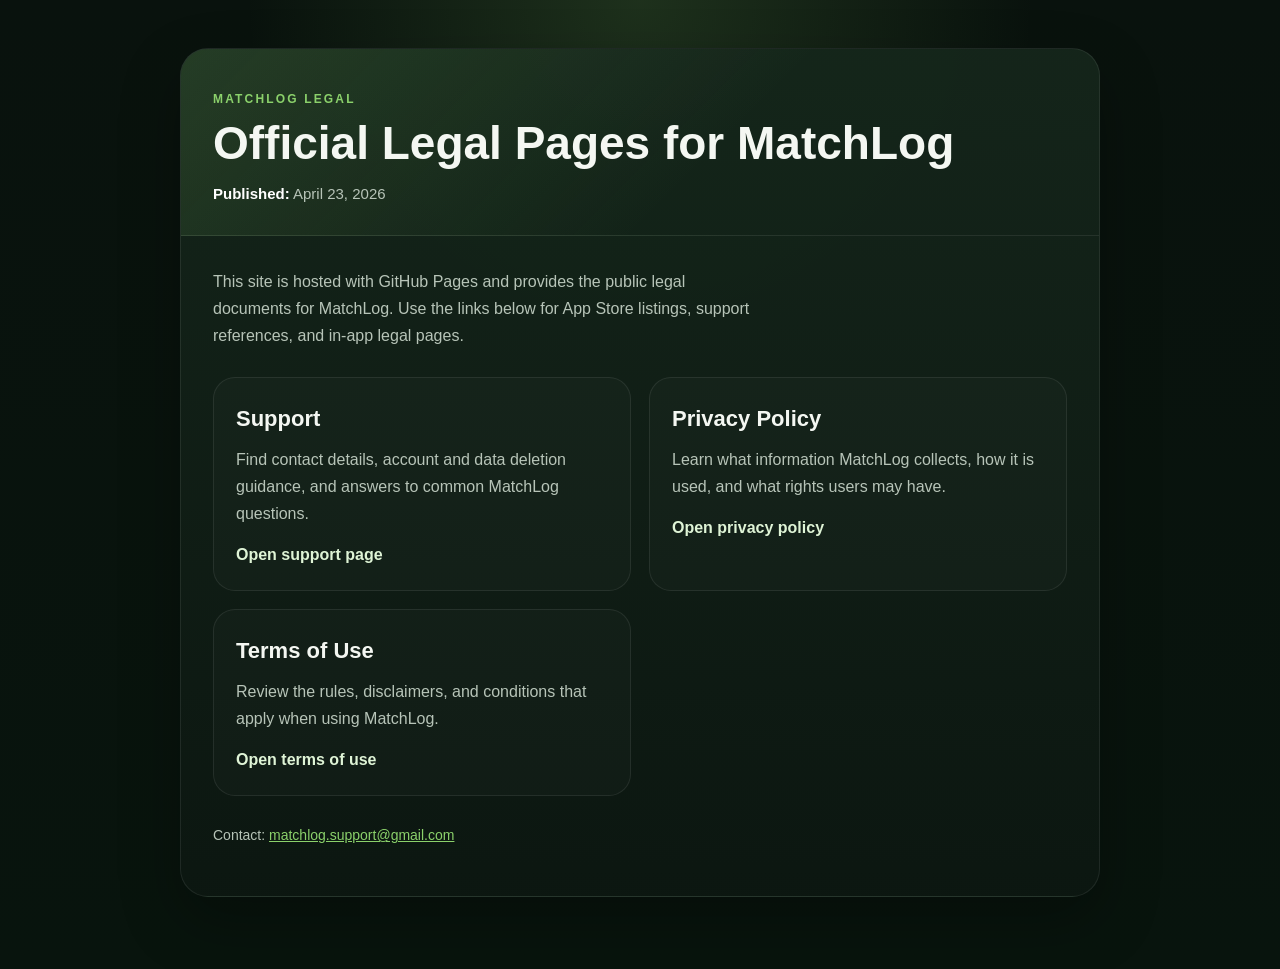
<file: index.html>
<!DOCTYPE html>
<html lang="en">
<head>
  <meta charset="utf-8">
  <meta name="viewport" content="width=device-width, initial-scale=1">
  <title>MatchLog Legal</title>
  <meta name="description" content="Official MatchLog support and legal pages, including support, Privacy Policy, and Terms of Use.">
  <link rel="stylesheet" href="assets/site.css">
</head>
<body>
  <main class="shell">
    <article class="card">
      <header class="hero">
        <p class="eyebrow">MatchLog Legal</p>
        <h1>Official Legal Pages for MatchLog</h1>
        <p class="meta"><strong>Published:</strong> April 23, 2026</p>
      </header>
      <section class="content">
        <p class="intro">
          This site is hosted with GitHub Pages and provides the public legal documents for MatchLog.
          Use the links below for App Store listings, support references, and in-app legal pages.
        </p>

        <div class="grid">
          <a class="link-card" href="support/">
            <h2>Support</h2>
            <p>Find contact details, account and data deletion guidance, and answers to common MatchLog questions.</p>
            <span>Open support page</span>
          </a>

          <a class="link-card" href="privacy/">
            <h2>Privacy Policy</h2>
            <p>Learn what information MatchLog collects, how it is used, and what rights users may have.</p>
            <span>Open privacy policy</span>
          </a>

          <a class="link-card" href="terms/">
            <h2>Terms of Use</h2>
            <p>Review the rules, disclaimers, and conditions that apply when using MatchLog.</p>
            <span>Open terms of use</span>
          </a>
        </div>

        <p class="footer-note">
          Contact: <a href="mailto:matchlog.support@gmail.com">matchlog.support@gmail.com</a>
        </p>
      </section>
    </article>
  </main>
</body>
</html>
</file>
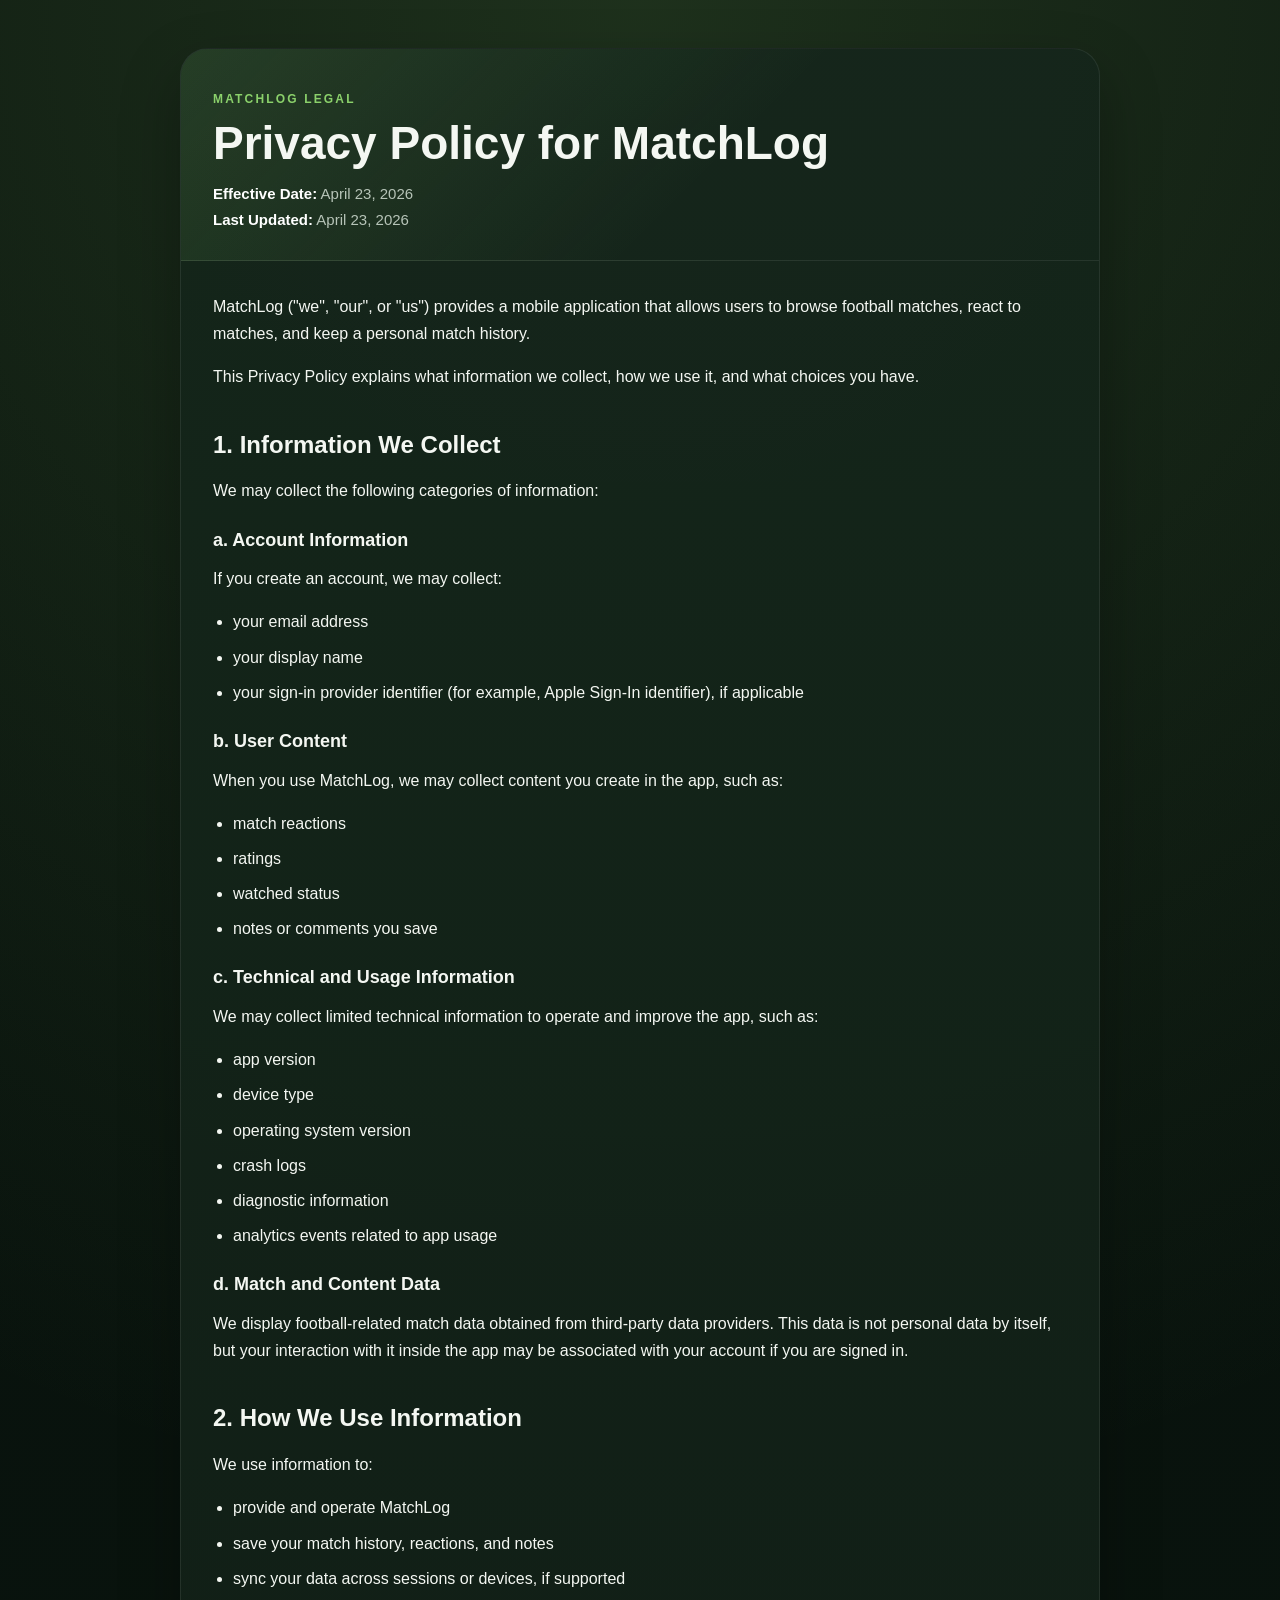
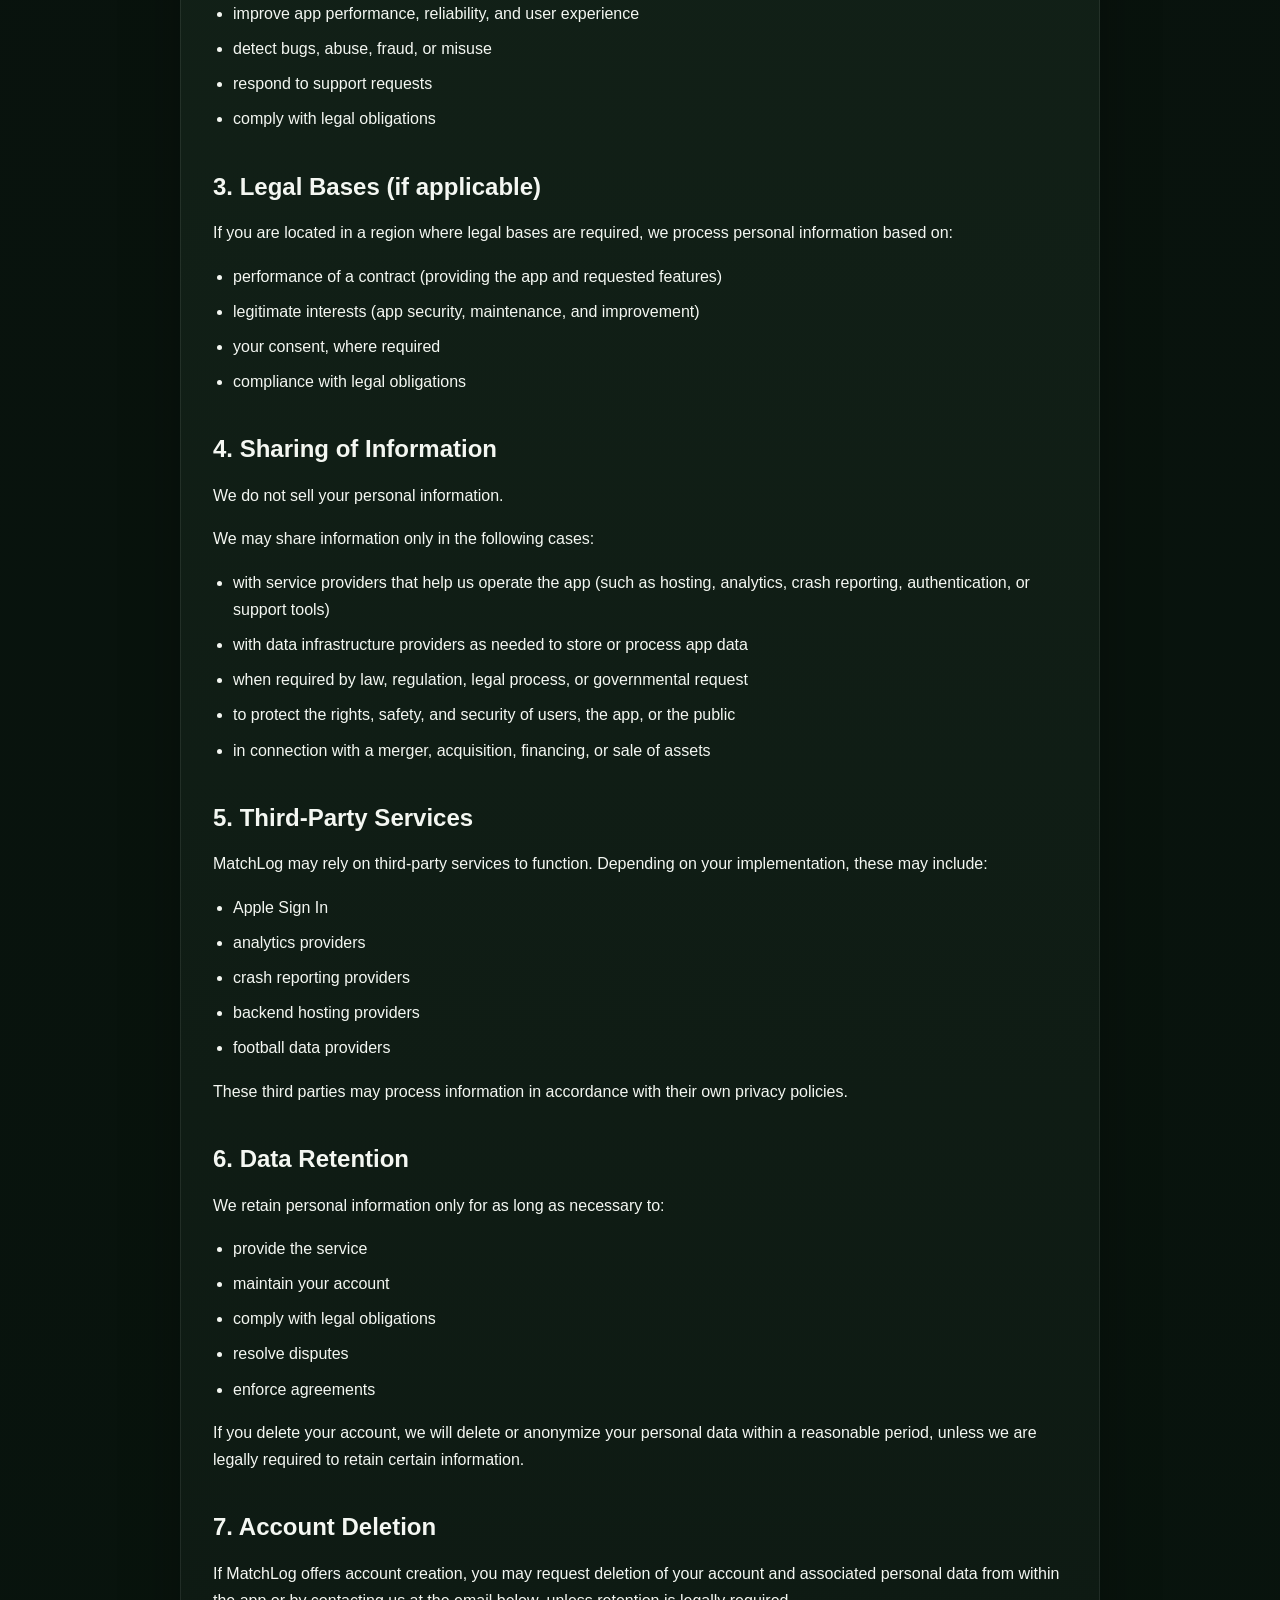
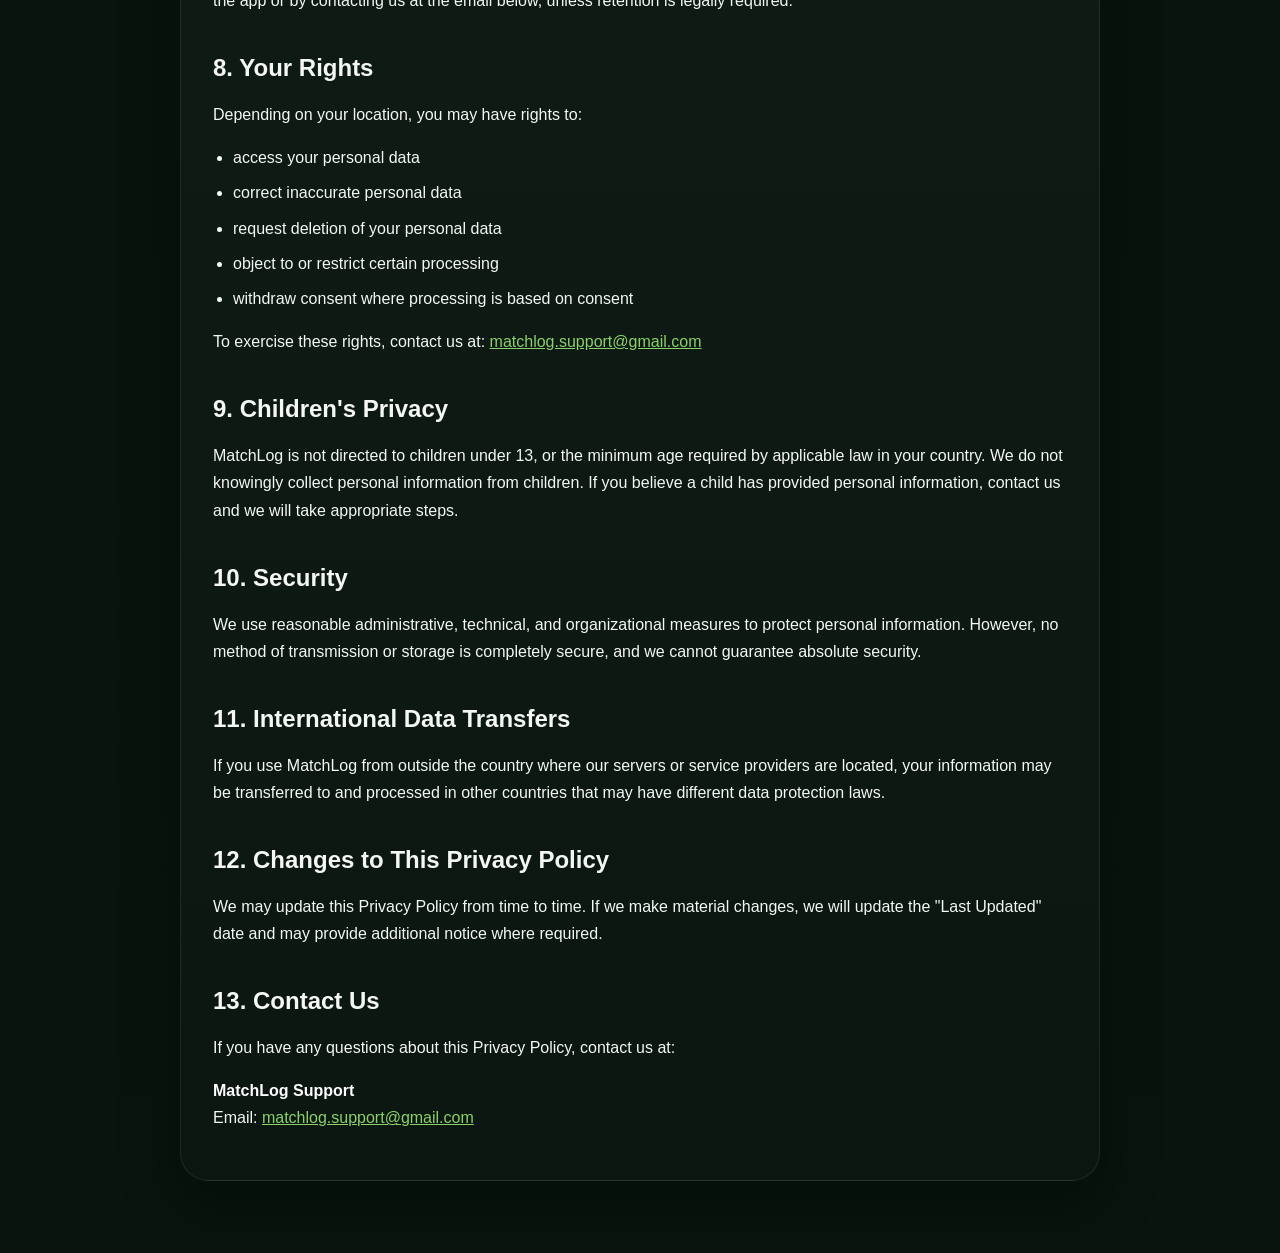
<file: privacy/index.html>
<!DOCTYPE html>
<html lang="en">
<head>
  <meta charset="utf-8">
  <meta name="viewport" content="width=device-width, initial-scale=1">
  <title>MatchLog Privacy Policy</title>
  <meta name="description" content="Privacy Policy for MatchLog.">
  <link rel="stylesheet" href="../assets/site.css">
</head>
<body>
  <main class="shell">
    <article class="card">
      <header class="hero">
        <p class="eyebrow">MatchLog Legal</p>
        <h1>Privacy Policy for MatchLog</h1>
        <p class="meta"><strong>Effective Date:</strong> April 23, 2026<br><strong>Last Updated:</strong> April 23, 2026</p>
      </header>
      <section class="content">
        <p>MatchLog ("we", "our", or "us") provides a mobile application that allows users to browse football matches, react to matches, and keep a personal match history.</p>
        <p>This Privacy Policy explains what information we collect, how we use it, and what choices you have.</p>

        <h2>1. Information We Collect</h2>
        <p>We may collect the following categories of information:</p>

        <h3>a. Account Information</h3>
        <p>If you create an account, we may collect:</p>
        <ul>
          <li>your email address</li>
          <li>your display name</li>
          <li>your sign-in provider identifier (for example, Apple Sign-In identifier), if applicable</li>
        </ul>

        <h3>b. User Content</h3>
        <p>When you use MatchLog, we may collect content you create in the app, such as:</p>
        <ul>
          <li>match reactions</li>
          <li>ratings</li>
          <li>watched status</li>
          <li>notes or comments you save</li>
        </ul>

        <h3>c. Technical and Usage Information</h3>
        <p>We may collect limited technical information to operate and improve the app, such as:</p>
        <ul>
          <li>app version</li>
          <li>device type</li>
          <li>operating system version</li>
          <li>crash logs</li>
          <li>diagnostic information</li>
          <li>analytics events related to app usage</li>
        </ul>

        <h3>d. Match and Content Data</h3>
        <p>We display football-related match data obtained from third-party data providers. This data is not personal data by itself, but your interaction with it inside the app may be associated with your account if you are signed in.</p>

        <h2>2. How We Use Information</h2>
        <p>We use information to:</p>
        <ul>
          <li>provide and operate MatchLog</li>
          <li>save your match history, reactions, and notes</li>
          <li>sync your data across sessions or devices, if supported</li>
          <li>improve app performance, reliability, and user experience</li>
          <li>detect bugs, abuse, fraud, or misuse</li>
          <li>respond to support requests</li>
          <li>comply with legal obligations</li>
        </ul>

        <h2>3. Legal Bases (if applicable)</h2>
        <p>If you are located in a region where legal bases are required, we process personal information based on:</p>
        <ul>
          <li>performance of a contract (providing the app and requested features)</li>
          <li>legitimate interests (app security, maintenance, and improvement)</li>
          <li>your consent, where required</li>
          <li>compliance with legal obligations</li>
        </ul>

        <h2>4. Sharing of Information</h2>
        <p>We do not sell your personal information.</p>
        <p>We may share information only in the following cases:</p>
        <ul>
          <li>with service providers that help us operate the app (such as hosting, analytics, crash reporting, authentication, or support tools)</li>
          <li>with data infrastructure providers as needed to store or process app data</li>
          <li>when required by law, regulation, legal process, or governmental request</li>
          <li>to protect the rights, safety, and security of users, the app, or the public</li>
          <li>in connection with a merger, acquisition, financing, or sale of assets</li>
        </ul>

        <h2>5. Third-Party Services</h2>
        <p>MatchLog may rely on third-party services to function. Depending on your implementation, these may include:</p>
        <ul>
          <li>Apple Sign In</li>
          <li>analytics providers</li>
          <li>crash reporting providers</li>
          <li>backend hosting providers</li>
          <li>football data providers</li>
        </ul>
        <p>These third parties may process information in accordance with their own privacy policies.</p>

        <h2>6. Data Retention</h2>
        <p>We retain personal information only for as long as necessary to:</p>
        <ul>
          <li>provide the service</li>
          <li>maintain your account</li>
          <li>comply with legal obligations</li>
          <li>resolve disputes</li>
          <li>enforce agreements</li>
        </ul>
        <p>If you delete your account, we will delete or anonymize your personal data within a reasonable period, unless we are legally required to retain certain information.</p>

        <h2>7. Account Deletion</h2>
        <p>If MatchLog offers account creation, you may request deletion of your account and associated personal data from within the app or by contacting us at the email below, unless retention is legally required.</p>

        <h2>8. Your Rights</h2>
        <p>Depending on your location, you may have rights to:</p>
        <ul>
          <li>access your personal data</li>
          <li>correct inaccurate personal data</li>
          <li>request deletion of your personal data</li>
          <li>object to or restrict certain processing</li>
          <li>withdraw consent where processing is based on consent</li>
        </ul>
        <p>To exercise these rights, contact us at: <a href="mailto:matchlog.support@gmail.com">matchlog.support@gmail.com</a></p>

        <h2>9. Children's Privacy</h2>
        <p>MatchLog is not directed to children under 13, or the minimum age required by applicable law in your country. We do not knowingly collect personal information from children. If you believe a child has provided personal information, contact us and we will take appropriate steps.</p>

        <h2>10. Security</h2>
        <p>We use reasonable administrative, technical, and organizational measures to protect personal information. However, no method of transmission or storage is completely secure, and we cannot guarantee absolute security.</p>

        <h2>11. International Data Transfers</h2>
        <p>If you use MatchLog from outside the country where our servers or service providers are located, your information may be transferred to and processed in other countries that may have different data protection laws.</p>

        <h2>12. Changes to This Privacy Policy</h2>
        <p>We may update this Privacy Policy from time to time. If we make material changes, we will update the "Last Updated" date and may provide additional notice where required.</p>

        <h2>13. Contact Us</h2>
        <p>If you have any questions about this Privacy Policy, contact us at:</p>
        <p><strong>MatchLog Support</strong><br>Email: <a href="mailto:matchlog.support@gmail.com">matchlog.support@gmail.com</a></p>
      </section>
    </article>
  </main>
</body>
</html>
</file>
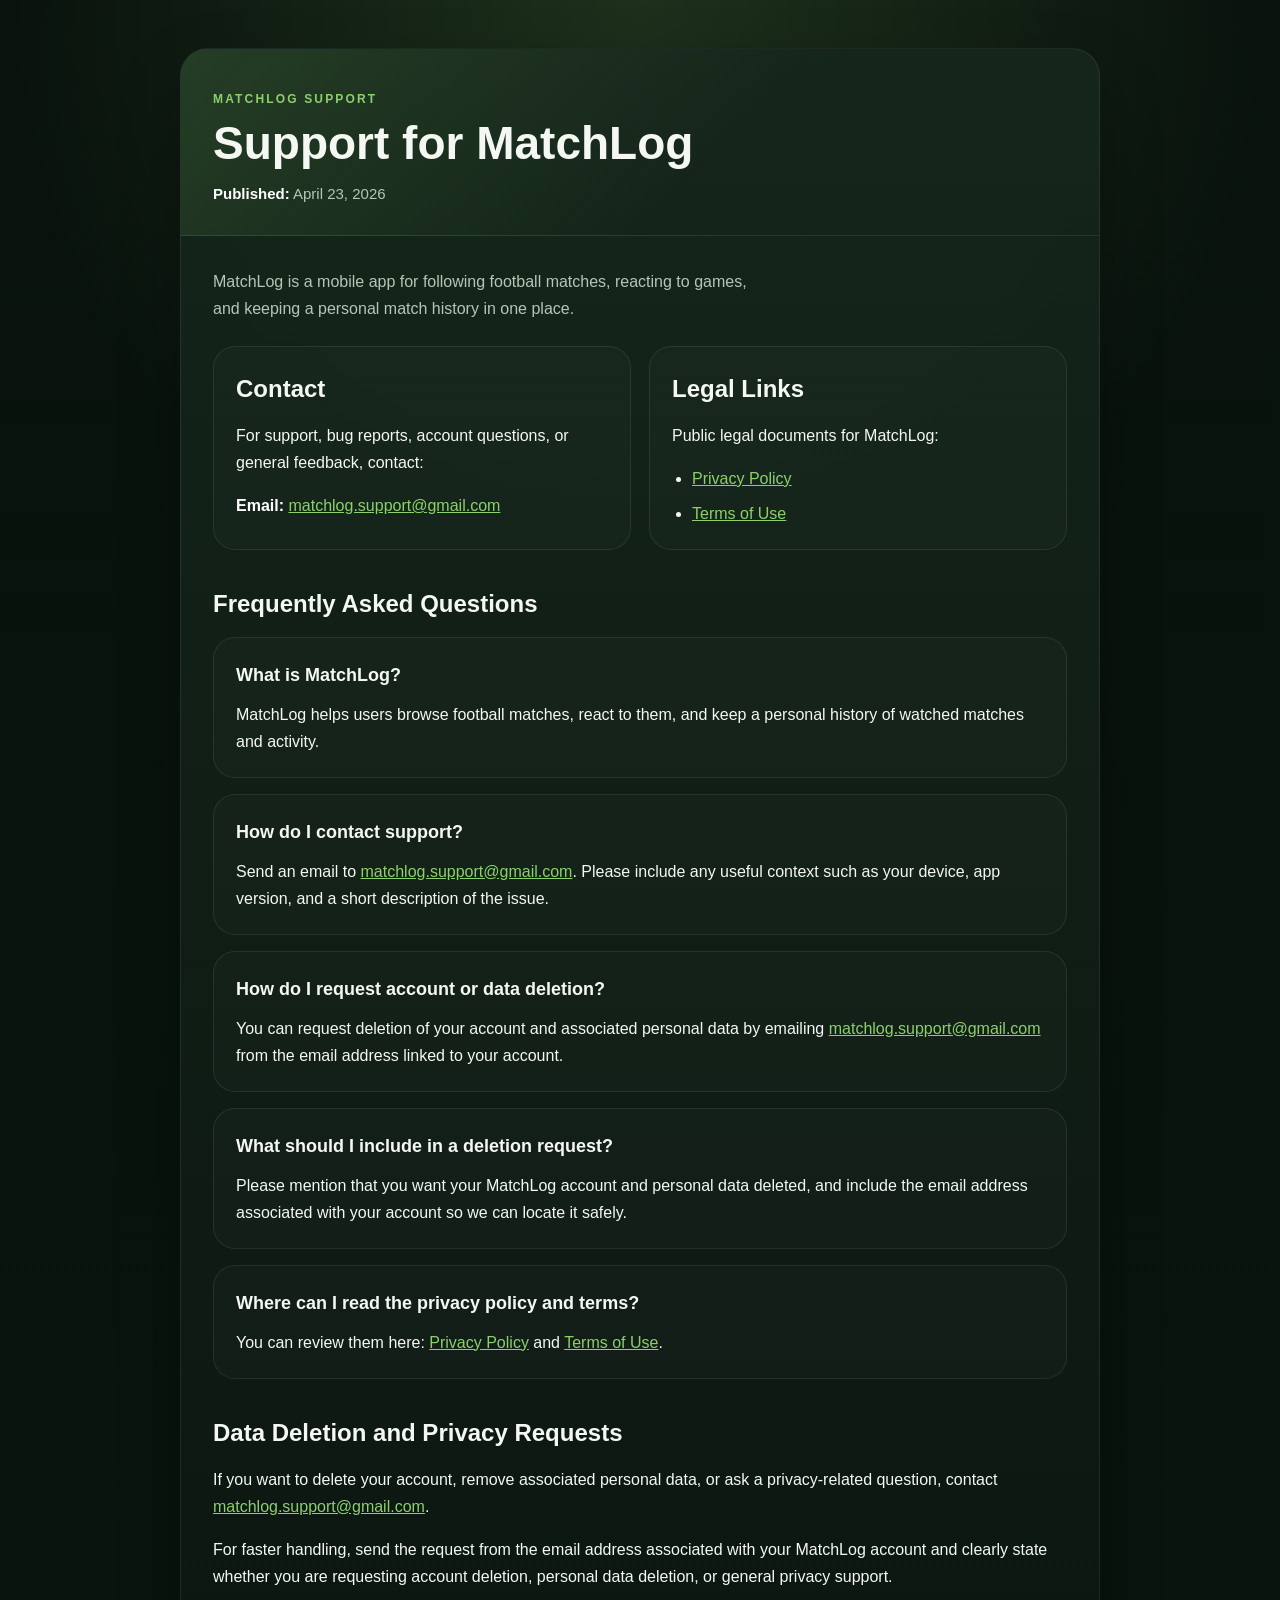
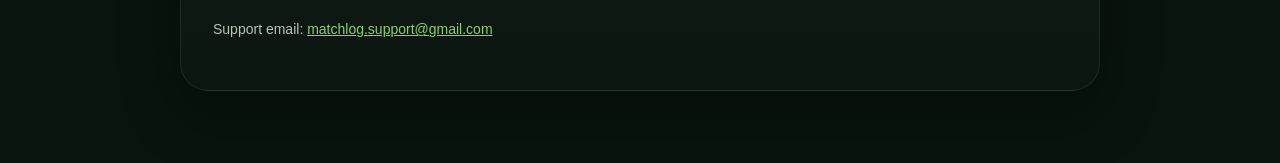
<file: support/index.html>
<!DOCTYPE html>
<html lang="en">
<head>
  <meta charset="utf-8">
  <meta name="viewport" content="width=device-width, initial-scale=1">
  <title>MatchLog Support</title>
  <meta name="description" content="Support page for MatchLog with contact details, FAQs, data deletion guidance, and legal links.">
  <link rel="stylesheet" href="../assets/site.css">
</head>
<body>
  <main class="shell">
    <article class="card">
      <header class="hero">
        <p class="eyebrow">MatchLog Support</p>
        <h1>Support for MatchLog</h1>
        <p class="meta"><strong>Published:</strong> April 23, 2026</p>
      </header>
      <section class="content">
        <p class="intro">
          MatchLog is a mobile app for following football matches, reacting to games, and keeping a personal
          match history in one place.
        </p>

        <div class="grid support-grid">
          <section class="info-card">
            <h2>Contact</h2>
            <p>For support, bug reports, account questions, or general feedback, contact:</p>
            <p><strong>Email:</strong> <a href="mailto:matchlog.support@gmail.com">matchlog.support@gmail.com</a></p>
          </section>

          <section class="info-card">
            <h2>Legal Links</h2>
            <p>Public legal documents for MatchLog:</p>
            <ul>
              <li><a href="../privacy/">Privacy Policy</a></li>
              <li><a href="../terms/">Terms of Use</a></li>
            </ul>
          </section>
        </div>

        <h2>Frequently Asked Questions</h2>

        <div class="faq-list">
          <section class="info-card">
            <h3>What is MatchLog?</h3>
            <p>MatchLog helps users browse football matches, react to them, and keep a personal history of watched matches and activity.</p>
          </section>

          <section class="info-card">
            <h3>How do I contact support?</h3>
            <p>Send an email to <a href="mailto:matchlog.support@gmail.com">matchlog.support@gmail.com</a>. Please include any useful context such as your device, app version, and a short description of the issue.</p>
          </section>

          <section class="info-card">
            <h3>How do I request account or data deletion?</h3>
            <p>You can request deletion of your account and associated personal data by emailing <a href="mailto:matchlog.support@gmail.com">matchlog.support@gmail.com</a> from the email address linked to your account.</p>
          </section>

          <section class="info-card">
            <h3>What should I include in a deletion request?</h3>
            <p>Please mention that you want your MatchLog account and personal data deleted, and include the email address associated with your account so we can locate it safely.</p>
          </section>

          <section class="info-card">
            <h3>Where can I read the privacy policy and terms?</h3>
            <p>You can review them here: <a href="../privacy/">Privacy Policy</a> and <a href="../terms/">Terms of Use</a>.</p>
          </section>
        </div>

        <h2>Data Deletion and Privacy Requests</h2>
        <p>
          If you want to delete your account, remove associated personal data, or ask a privacy-related question,
          contact <a href="mailto:matchlog.support@gmail.com">matchlog.support@gmail.com</a>.
        </p>
        <p>
          For faster handling, send the request from the email address associated with your MatchLog account and
          clearly state whether you are requesting account deletion, personal data deletion, or general privacy support.
        </p>

        <p class="footer-note">
          Support email: <a href="mailto:matchlog.support@gmail.com">matchlog.support@gmail.com</a>
        </p>
      </section>
    </article>
  </main>
</body>
</html>
</file>
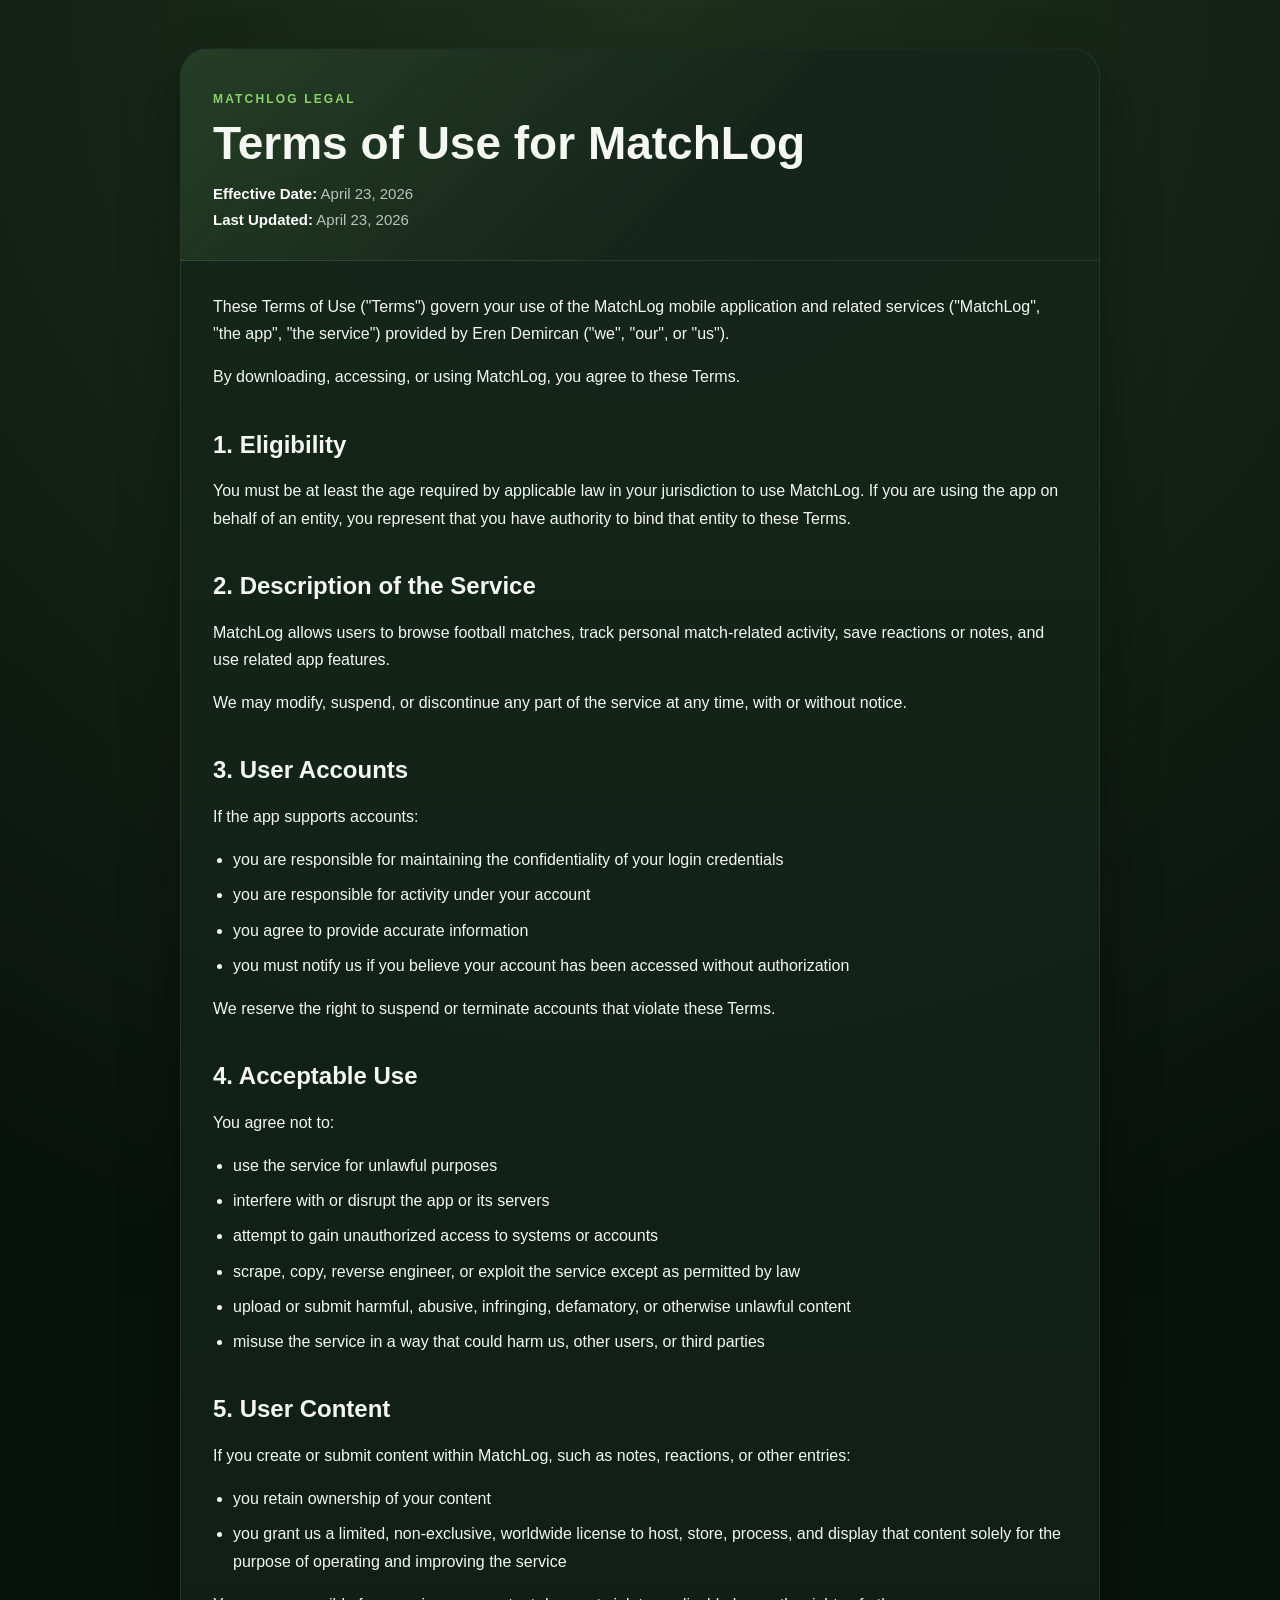
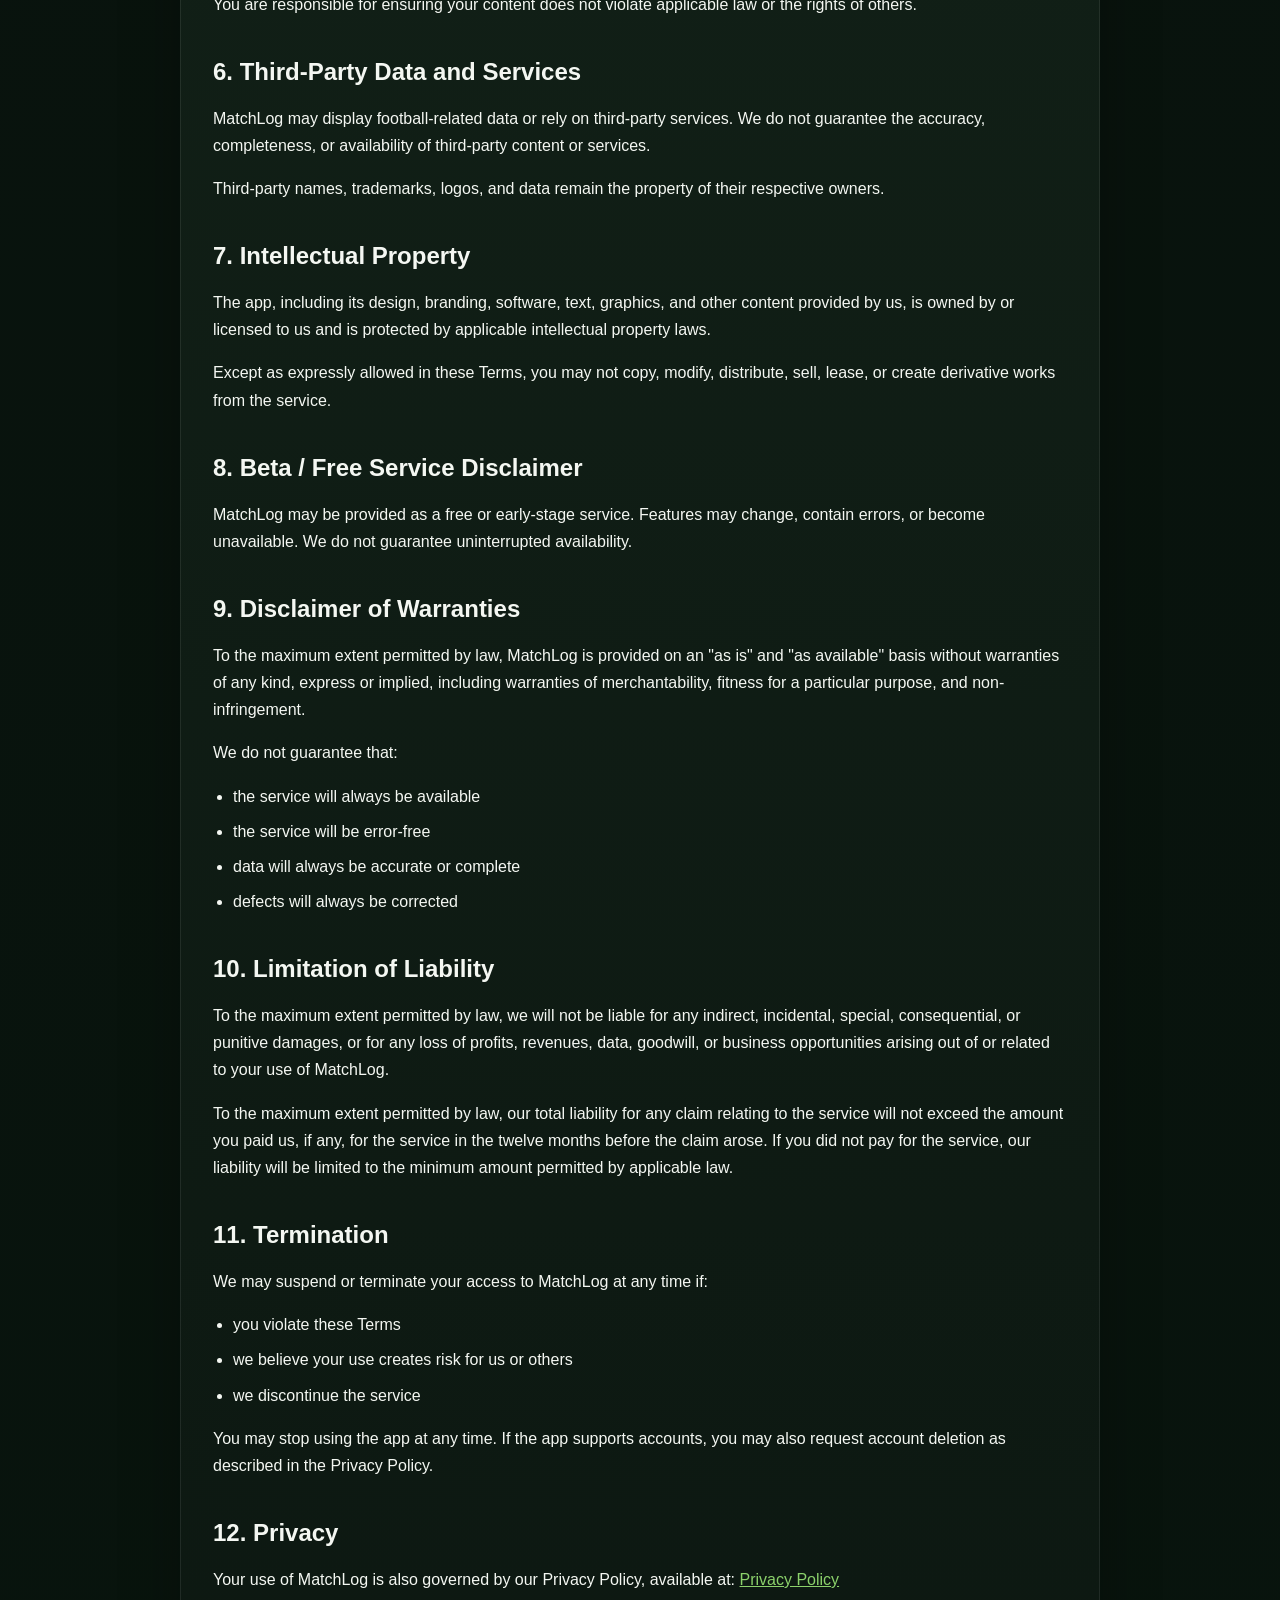
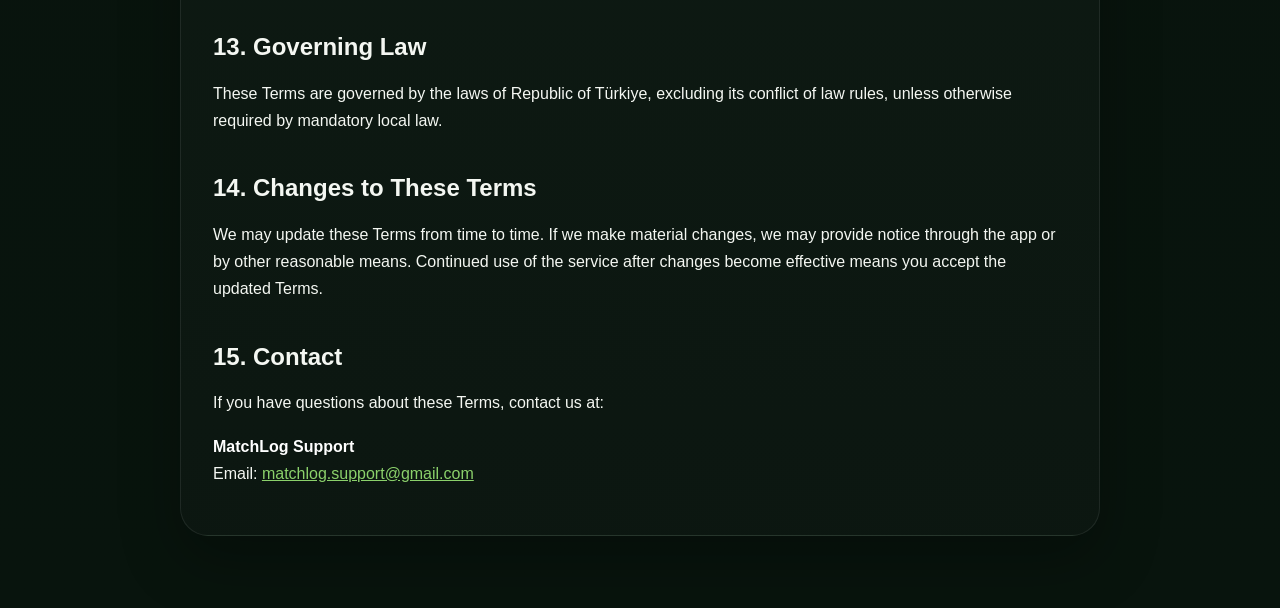
<file: terms/index.html>
<!DOCTYPE html>
<html lang="en">
<head>
  <meta charset="utf-8">
  <meta name="viewport" content="width=device-width, initial-scale=1">
  <title>MatchLog Terms of Use</title>
  <meta name="description" content="Terms of Use for MatchLog.">
  <link rel="stylesheet" href="../assets/site.css">
</head>
<body>
  <main class="shell">
    <article class="card">
      <header class="hero">
        <p class="eyebrow">MatchLog Legal</p>
        <h1>Terms of Use for MatchLog</h1>
        <p class="meta"><strong>Effective Date:</strong> April 23, 2026<br><strong>Last Updated:</strong> April 23, 2026</p>
      </header>
      <section class="content">
        <p>These Terms of Use ("Terms") govern your use of the MatchLog mobile application and related services ("MatchLog", "the app", "the service") provided by Eren Demircan ("we", "our", or "us").</p>
        <p>By downloading, accessing, or using MatchLog, you agree to these Terms.</p>

        <h2>1. Eligibility</h2>
        <p>You must be at least the age required by applicable law in your jurisdiction to use MatchLog. If you are using the app on behalf of an entity, you represent that you have authority to bind that entity to these Terms.</p>

        <h2>2. Description of the Service</h2>
        <p>MatchLog allows users to browse football matches, track personal match-related activity, save reactions or notes, and use related app features.</p>
        <p>We may modify, suspend, or discontinue any part of the service at any time, with or without notice.</p>

        <h2>3. User Accounts</h2>
        <p>If the app supports accounts:</p>
        <ul>
          <li>you are responsible for maintaining the confidentiality of your login credentials</li>
          <li>you are responsible for activity under your account</li>
          <li>you agree to provide accurate information</li>
          <li>you must notify us if you believe your account has been accessed without authorization</li>
        </ul>
        <p>We reserve the right to suspend or terminate accounts that violate these Terms.</p>

        <h2>4. Acceptable Use</h2>
        <p>You agree not to:</p>
        <ul>
          <li>use the service for unlawful purposes</li>
          <li>interfere with or disrupt the app or its servers</li>
          <li>attempt to gain unauthorized access to systems or accounts</li>
          <li>scrape, copy, reverse engineer, or exploit the service except as permitted by law</li>
          <li>upload or submit harmful, abusive, infringing, defamatory, or otherwise unlawful content</li>
          <li>misuse the service in a way that could harm us, other users, or third parties</li>
        </ul>

        <h2>5. User Content</h2>
        <p>If you create or submit content within MatchLog, such as notes, reactions, or other entries:</p>
        <ul>
          <li>you retain ownership of your content</li>
          <li>you grant us a limited, non-exclusive, worldwide license to host, store, process, and display that content solely for the purpose of operating and improving the service</li>
        </ul>
        <p>You are responsible for ensuring your content does not violate applicable law or the rights of others.</p>

        <h2>6. Third-Party Data and Services</h2>
        <p>MatchLog may display football-related data or rely on third-party services. We do not guarantee the accuracy, completeness, or availability of third-party content or services.</p>
        <p>Third-party names, trademarks, logos, and data remain the property of their respective owners.</p>

        <h2>7. Intellectual Property</h2>
        <p>The app, including its design, branding, software, text, graphics, and other content provided by us, is owned by or licensed to us and is protected by applicable intellectual property laws.</p>
        <p>Except as expressly allowed in these Terms, you may not copy, modify, distribute, sell, lease, or create derivative works from the service.</p>

        <h2>8. Beta / Free Service Disclaimer</h2>
        <p>MatchLog may be provided as a free or early-stage service. Features may change, contain errors, or become unavailable. We do not guarantee uninterrupted availability.</p>

        <h2>9. Disclaimer of Warranties</h2>
        <p>To the maximum extent permitted by law, MatchLog is provided on an "as is" and "as available" basis without warranties of any kind, express or implied, including warranties of merchantability, fitness for a particular purpose, and non-infringement.</p>
        <p>We do not guarantee that:</p>
        <ul>
          <li>the service will always be available</li>
          <li>the service will be error-free</li>
          <li>data will always be accurate or complete</li>
          <li>defects will always be corrected</li>
        </ul>

        <h2>10. Limitation of Liability</h2>
        <p>To the maximum extent permitted by law, we will not be liable for any indirect, incidental, special, consequential, or punitive damages, or for any loss of profits, revenues, data, goodwill, or business opportunities arising out of or related to your use of MatchLog.</p>
        <p>To the maximum extent permitted by law, our total liability for any claim relating to the service will not exceed the amount you paid us, if any, for the service in the twelve months before the claim arose. If you did not pay for the service, our liability will be limited to the minimum amount permitted by applicable law.</p>

        <h2>11. Termination</h2>
        <p>We may suspend or terminate your access to MatchLog at any time if:</p>
        <ul>
          <li>you violate these Terms</li>
          <li>we believe your use creates risk for us or others</li>
          <li>we discontinue the service</li>
        </ul>
        <p>You may stop using the app at any time. If the app supports accounts, you may also request account deletion as described in the Privacy Policy.</p>

        <h2>12. Privacy</h2>
        <p>Your use of MatchLog is also governed by our Privacy Policy, available at: <a href="../privacy/">Privacy Policy</a></p>

        <h2>13. Governing Law</h2>
        <p>These Terms are governed by the laws of Republic of Türkiye, excluding its conflict of law rules, unless otherwise required by mandatory local law.</p>

        <h2>14. Changes to These Terms</h2>
        <p>We may update these Terms from time to time. If we make material changes, we may provide notice through the app or by other reasonable means. Continued use of the service after changes become effective means you accept the updated Terms.</p>

        <h2>15. Contact</h2>
        <p>If you have questions about these Terms, contact us at:</p>
        <p><strong>MatchLog Support</strong><br>Email: <a href="mailto:matchlog.support@gmail.com">matchlog.support@gmail.com</a></p>
      </section>
    </article>
  </main>
</body>
</html>
</file>
<file: assets/site.css>
:root {
  --bg: #08140d;
  --bg-top: #09120d;
  --surface: rgba(12, 23, 17, 0.98);
  --surface-strong: rgba(21, 38, 27, 0.96);
  --text: #f4f7f2;
  --muted: #b7c4b8;
  --accent: #8bd16b;
  --accent-strong: #dff4d6;
  --border: rgba(255, 255, 255, 0.08);
  --shadow: rgba(0, 0, 0, 0.28);
}

* {
  box-sizing: border-box;
}

html {
  scroll-behavior: smooth;
}

body {
  margin: 0;
  min-height: 100vh;
  font-family: -apple-system, BlinkMacSystemFont, "Segoe UI", sans-serif;
  background:
    radial-gradient(circle at top, rgba(139, 209, 107, 0.16), transparent 34%),
    linear-gradient(180deg, var(--bg-top) 0%, var(--bg) 100%);
  color: var(--text);
  line-height: 1.7;
}

a {
  color: var(--accent);
}

.shell {
  max-width: 960px;
  margin: 0 auto;
  padding: 48px 20px 72px;
}

.card {
  background: linear-gradient(180deg, var(--surface-strong), var(--surface));
  border: 1px solid var(--border);
  border-radius: 28px;
  box-shadow: 0 24px 60px var(--shadow);
  overflow: hidden;
}

.hero {
  padding: 40px 32px 28px;
  border-bottom: 1px solid var(--border);
  background: linear-gradient(135deg, rgba(139, 209, 107, 0.14), transparent 58%);
}

.eyebrow {
  margin: 0 0 10px;
  color: var(--accent);
  font-size: 12px;
  font-weight: 700;
  letter-spacing: 0.18em;
  text-transform: uppercase;
}

h1 {
  margin: 0 0 12px;
  font-size: clamp(32px, 4vw, 46px);
  line-height: 1.08;
}

h2 {
  margin: 34px 0 12px;
  font-size: 24px;
}

h3 {
  margin: 20px 0 10px;
  font-size: 18px;
}

.meta {
  margin: 0;
  color: var(--muted);
  font-size: 15px;
}

.content {
  padding: 32px;
}

p,
ul {
  margin: 0 0 16px;
}

ul {
  padding-left: 20px;
}

li + li {
  margin-top: 8px;
}

strong {
  color: #fff;
}

.intro {
  max-width: 62ch;
  color: var(--muted);
}

.grid {
  display: grid;
  grid-template-columns: repeat(2, minmax(0, 1fr));
  gap: 18px;
  margin-top: 28px;
}

.support-grid {
  margin-top: 24px;
}

.link-card {
  display: block;
  padding: 22px;
  text-decoration: none;
  color: inherit;
  border: 1px solid var(--border);
  border-radius: 22px;
  background: rgba(255, 255, 255, 0.02);
  transition:
    transform 180ms ease,
    border-color 180ms ease,
    background 180ms ease;
}

.link-card:hover,
.link-card:focus-visible {
  transform: translateY(-2px);
  border-color: rgba(139, 209, 107, 0.45);
  background: rgba(139, 209, 107, 0.06);
}

.link-card h2 {
  margin: 0 0 8px;
  font-size: 22px;
}

.link-card p {
  margin: 0;
  color: var(--muted);
}

.link-card span {
  display: inline-block;
  margin-top: 14px;
  color: var(--accent-strong);
  font-weight: 600;
}

.footer-note {
  margin-top: 28px;
  color: var(--muted);
  font-size: 14px;
}

.faq-list {
  display: grid;
  gap: 16px;
}

.info-card {
  padding: 22px;
  border: 1px solid var(--border);
  border-radius: 22px;
  background: rgba(255, 255, 255, 0.02);
}

.info-card h2,
.info-card h3 {
  margin-top: 0;
}

.info-card p:last-child,
.info-card ul:last-child {
  margin-bottom: 0;
}

@media (max-width: 640px) {
  .hero,
  .content {
    padding: 24px 20px;
  }

  .grid {
    grid-template-columns: 1fr;
  }
}
</file>
